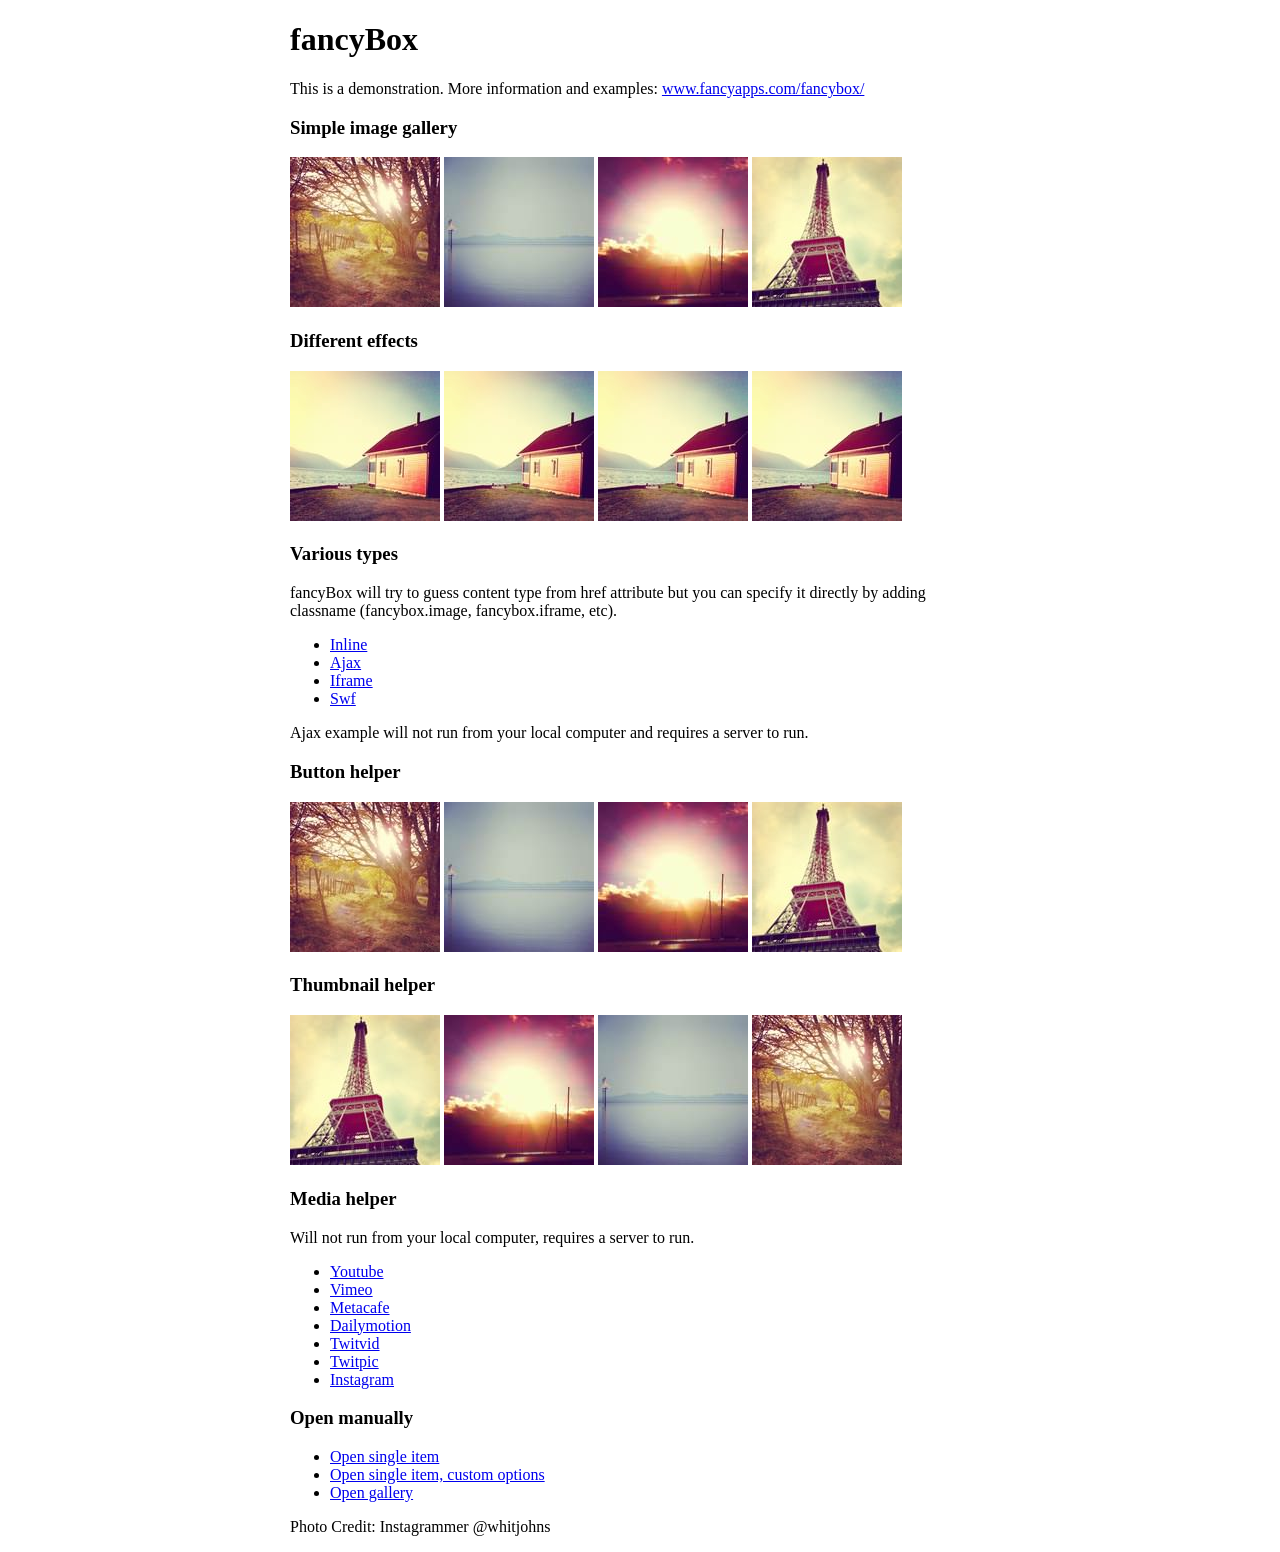
<file: static/fancybox/demo/index.html>
<!DOCTYPE html>
<html>
<head>
	<title>fancyBox - Fancy jQuery Lightbox Alternative | Demonstration</title>
	<meta http-equiv="Content-Type" content="text/html; charset=UTF-8" />

	<!-- Add jQuery library -->
	<script type="text/javascript" src="../lib/jquery-1.10.1.min.js"></script>

	<!-- Add mousewheel plugin (this is optional) -->
	<script type="text/javascript" src="../lib/jquery.mousewheel-3.0.6.pack.js"></script>

	<!-- Add fancyBox main JS and CSS files -->
	<script type="text/javascript" src="../source/jquery.fancybox.js?v=2.1.5"></script>
	<link rel="stylesheet" type="text/css" href="../source/jquery.fancybox.css?v=2.1.5" media="screen" />

	<!-- Add Button helper (this is optional) -->
	<link rel="stylesheet" type="text/css" href="../source/helpers/jquery.fancybox-buttons.css?v=1.0.5" />
	<script type="text/javascript" src="../source/helpers/jquery.fancybox-buttons.js?v=1.0.5"></script>

	<!-- Add Thumbnail helper (this is optional) -->
	<link rel="stylesheet" type="text/css" href="../source/helpers/jquery.fancybox-thumbs.css?v=1.0.7" />
	<script type="text/javascript" src="../source/helpers/jquery.fancybox-thumbs.js?v=1.0.7"></script>

	<!-- Add Media helper (this is optional) -->
	<script type="text/javascript" src="../source/helpers/jquery.fancybox-media.js?v=1.0.6"></script>

	<script type="text/javascript">
		$(document).ready(function() {
			/*
			 *  Simple image gallery. Uses default settings
			 */

			$('.fancybox').fancybox();

			/*
			 *  Different effects
			 */

			// Change title type, overlay closing speed
			$(".fancybox-effects-a").fancybox({
				helpers: {
					title : {
						type : 'outside'
					},
					overlay : {
						speedOut : 0
					}
				}
			});

			// Disable opening and closing animations, change title type
			$(".fancybox-effects-b").fancybox({
				openEffect  : 'none',
				closeEffect	: 'none',

				helpers : {
					title : {
						type : 'over'
					}
				}
			});

			// Set custom style, close if clicked, change title type and overlay color
			$(".fancybox-effects-c").fancybox({
				wrapCSS    : 'fancybox-custom',
				closeClick : true,

				openEffect : 'none',

				helpers : {
					title : {
						type : 'inside'
					},
					overlay : {
						css : {
							'background' : 'rgba(238,238,238,0.85)'
						}
					}
				}
			});

			// Remove padding, set opening and closing animations, close if clicked and disable overlay
			$(".fancybox-effects-d").fancybox({
				padding: 0,

				openEffect : 'elastic',
				openSpeed  : 150,

				closeEffect : 'elastic',
				closeSpeed  : 150,

				closeClick : true,

				helpers : {
					overlay : null
				}
			});

			/*
			 *  Button helper. Disable animations, hide close button, change title type and content
			 */

			$('.fancybox-buttons').fancybox({
				openEffect  : 'none',
				closeEffect : 'none',

				prevEffect : 'none',
				nextEffect : 'none',

				closeBtn  : false,

				helpers : {
					title : {
						type : 'inside'
					},
					buttons	: {}
				},

				afterLoad : function() {
					this.title = 'Image ' + (this.index + 1) + ' of ' + this.group.length + (this.title ? ' - ' + this.title : '');
				}
			});


			/*
			 *  Thumbnail helper. Disable animations, hide close button, arrows and slide to next gallery item if clicked
			 */

			$('.fancybox-thumbs').fancybox({
				prevEffect : 'none',
				nextEffect : 'none',

				closeBtn  : false,
				arrows    : false,
				nextClick : true,

				helpers : {
					thumbs : {
						width  : 50,
						height : 50
					}
				}
			});

			/*
			 *  Media helper. Group items, disable animations, hide arrows, enable media and button helpers.
			*/
			$('.fancybox-media')
				.attr('rel', 'media-gallery')
				.fancybox({
					openEffect : 'none',
					closeEffect : 'none',
					prevEffect : 'none',
					nextEffect : 'none',

					arrows : false,
					helpers : {
						media : {},
						buttons : {}
					}
				});

			/*
			 *  Open manually
			 */

			$("#fancybox-manual-a").click(function() {
				$.fancybox.open('1_b.jpg');
			});

			$("#fancybox-manual-b").click(function() {
				$.fancybox.open({
					href : 'iframe.html',
					type : 'iframe',
					padding : 5
				});
			});

			$("#fancybox-manual-c").click(function() {
				$.fancybox.open([
					{
						href : '1_b.jpg',
						title : 'My title'
					}, {
						href : '2_b.jpg',
						title : '2nd title'
					}, {
						href : '3_b.jpg'
					}
				], {
					helpers : {
						thumbs : {
							width: 75,
							height: 50
						}
					}
				});
			});


		});
	</script>
	<style type="text/css">
		.fancybox-custom .fancybox-skin {
			box-shadow: 0 0 50px #222;
		}

		body {
			max-width: 700px;
			margin: 0 auto;
		}
	</style>
</head>
<body>
	<h1>fancyBox</h1>

	<p>This is a demonstration. More information and examples: <a href="http://fancyapps.com/fancybox/">www.fancyapps.com/fancybox/</a></p>

	<h3>Simple image gallery</h3>
	<p>
		<a class="fancybox" href="1_b.jpg" data-fancybox-group="gallery" title="Lorem ipsum dolor sit amet"><img src="1_s.jpg" alt="" /></a>

		<a class="fancybox" href="2_b.jpg" data-fancybox-group="gallery" title="Etiam quis mi eu elit temp"><img src="2_s.jpg" alt="" /></a>

		<a class="fancybox" href="3_b.jpg" data-fancybox-group="gallery" title="Cras neque mi, semper leon"><img src="3_s.jpg" alt="" /></a>

		<a class="fancybox" href="4_b.jpg" data-fancybox-group="gallery" title="Sed vel sapien vel sem uno"><img src="4_s.jpg" alt="" /></a>
	</p>

	<h3>Different effects</h3>
	<p>
		<a class="fancybox-effects-a" href="5_b.jpg" title="Lorem ipsum dolor sit amet, consectetur adipiscing elit"><img src="5_s.jpg" alt="" /></a>

		<a class="fancybox-effects-b" href="5_b.jpg" title="Lorem ipsum dolor sit amet, consectetur adipiscing elit"><img src="5_s.jpg" alt="" /></a>

		<a class="fancybox-effects-c" href="5_b.jpg" title="Lorem ipsum dolor sit amet, consectetur adipiscing elit"><img src="5_s.jpg" alt="" /></a>

		<a class="fancybox-effects-d" href="5_b.jpg" title="Lorem ipsum dolor sit amet, consectetur adipiscing elit"><img src="5_s.jpg" alt="" /></a>
	</p>

	<h3>Various types</h3>
	<p>
		fancyBox will try to guess content type from href attribute but you can specify it directly by adding classname (fancybox.image, fancybox.iframe, etc).
	</p>
	<ul>
		<li><a class="fancybox" href="#inline1" title="Lorem ipsum dolor sit amet">Inline</a></li>
		<li><a class="fancybox fancybox.ajax" href="ajax.txt">Ajax</a></li>
		<li><a class="fancybox fancybox.iframe" href="iframe.html">Iframe</a></li>
		<li><a class="fancybox" href="http://www.adobe.com/jp/events/cs3_web_edition_tour/swfs/perform.swf">Swf</a></li>
	</ul>

	<div id="inline1" style="width:400px;display: none;">
		<h3>Etiam quis mi eu elit</h3>
		<p>
			Lorem ipsum dolor sit amet, consectetur adipiscing elit. Etiam quis mi eu elit tempor facilisis id et neque. Nulla sit amet sem sapien. Vestibulum imperdiet porta ante ac ornare. Nulla et lorem eu nibh adipiscing ultricies nec at lacus. Cras laoreet ultricies sem, at blandit mi eleifend aliquam. Nunc enim ipsum, vehicula non pretium varius, cursus ac tortor. Vivamus fringilla congue laoreet. Quisque ultrices sodales orci, quis rhoncus justo auctor in. Phasellus dui eros, bibendum eu feugiat ornare, faucibus eu mi. Nunc aliquet tempus sem, id aliquam diam varius ac. Maecenas nisl nunc, molestie vitae eleifend vel, iaculis sed magna. Aenean tempus lacus vitae orci posuere porttitor eget non felis. Donec lectus elit, aliquam nec eleifend sit amet, vestibulum sed nunc.
		</p>
	</div>

	<p>
		Ajax example will not run from your local computer and requires a server to run.
	</p>

	<h3>Button helper</h3>
	<p>
		<a class="fancybox-buttons" data-fancybox-group="button" href="1_b.jpg"><img src="1_s.jpg" alt="" /></a>

		<a class="fancybox-buttons" data-fancybox-group="button" href="2_b.jpg"><img src="2_s.jpg" alt="" /></a>

		<a class="fancybox-buttons" data-fancybox-group="button" href="3_b.jpg"><img src="3_s.jpg" alt="" /></a>

		<a class="fancybox-buttons" data-fancybox-group="button" href="4_b.jpg"><img src="4_s.jpg" alt="" /></a>
	</p>

	<h3>Thumbnail helper</h3>
	<p>
		<a class="fancybox-thumbs" data-fancybox-group="thumb" href="4_b.jpg"><img src="4_s.jpg" alt="" /></a>

		<a class="fancybox-thumbs" data-fancybox-group="thumb" href="3_b.jpg"><img src="3_s.jpg" alt="" /></a>

		<a class="fancybox-thumbs" data-fancybox-group="thumb" href="2_b.jpg"><img src="2_s.jpg" alt="" /></a>

		<a class="fancybox-thumbs" data-fancybox-group="thumb" href="1_b.jpg"><img src="1_s.jpg" alt="" /></a>
	</p>

	<h3>Media helper</h3>
	<p>
		Will not run from your local computer, requires a server to run.
	</p>

	<ul>
		<li><a class="fancybox-media" href="http://www.youtube.com/watch?v=opj24KnzrWo">Youtube</a></li>
		<li><a class="fancybox-media" href="http://vimeo.com/47480346">Vimeo</a></li>
		<li><a class="fancybox-media" href="http://www.metacafe.com/watch/7635964/">Metacafe</a></li>
		<li><a class="fancybox-media" href="http://www.dailymotion.com/video/xoeylt_electric-guest-this-head-i-hold_music">Dailymotion</a></li>
		<li><a class="fancybox-media" href="http://twitvid.com/QY7MD">Twitvid</a></li>
		<li><a class="fancybox-media" href="http://twitpic.com/7p93st">Twitpic</a></li>
		<li><a class="fancybox-media" href="http://instagr.am/p/IejkuUGxQn">Instagram</a></li>
	</ul>

	<h3>Open manually</h3>
	<ul>
		<li><a id="fancybox-manual-a" href="javascript:;">Open single item</a></li>
		<li><a id="fancybox-manual-b" href="javascript:;">Open single item, custom options</a></li>
		<li><a id="fancybox-manual-c" href="javascript:;">Open gallery</a></li>
	</ul>

	<p>
		Photo Credit: Instagrammer @whitjohns
	</p>
</body>
</html>
</file>
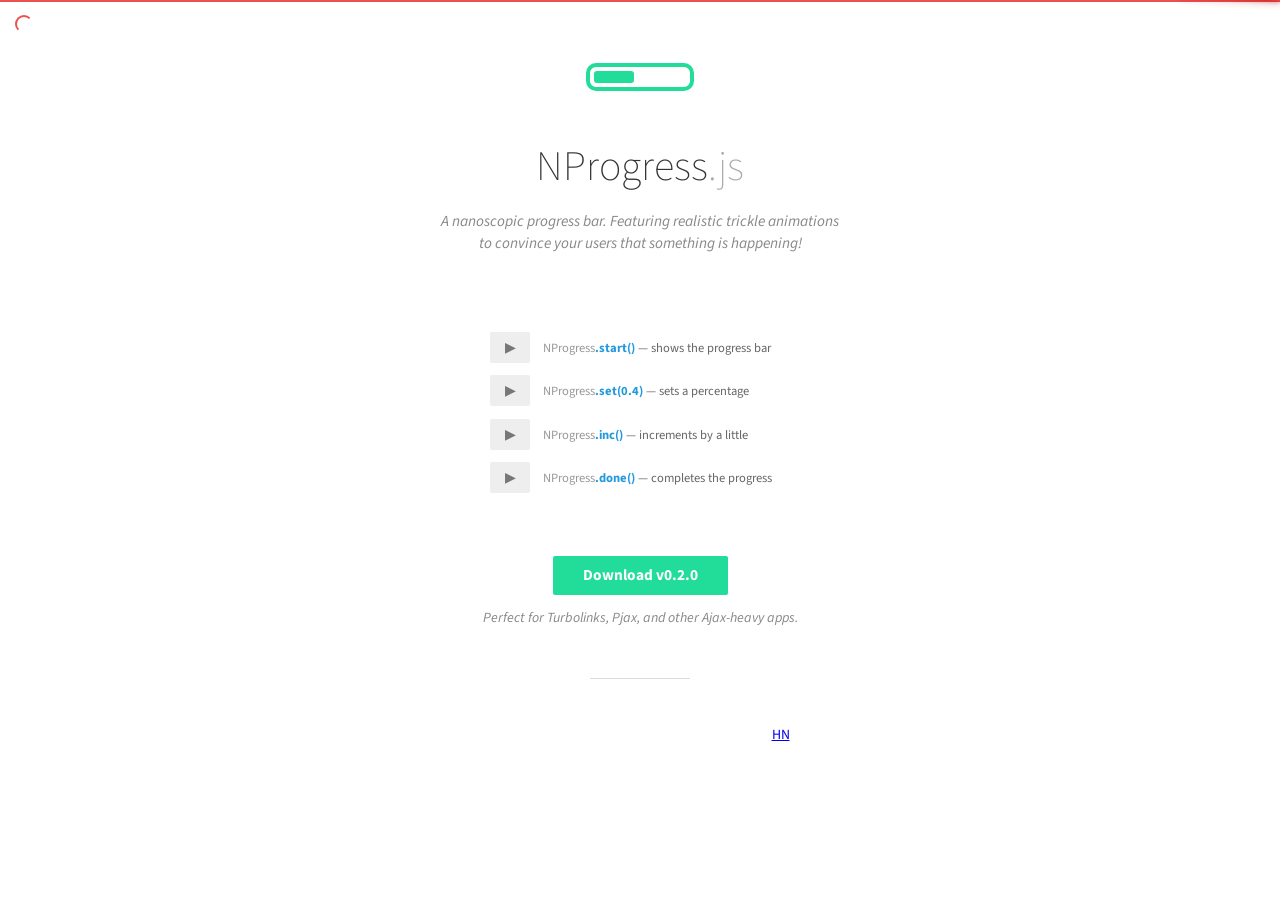
<file: static/js/nprogress-master/index.html>
<!DOCTYPE html>
<html lang='en'>
<head>
  <meta charset='utf-8'>
  <title>NProgress: slim progress bars in JavaScript</title>
  <link href='support/style.css' rel='stylesheet' />
  <link href='nprogress.css' rel='stylesheet' />

  <meta name="viewport" content="width=device-width">
  <link href='https://fonts.googleapis.com/css?family=Source+Sans+Pro:200,400,700,400italic' rel='stylesheet' type='text/css'>
  
  <script src="https://code.jquery.com/jquery-1.11.2.min.js"></script>
  <script src='nprogress.js'></script>

  <script>if(location.hostname.match(/ricostacruz\.com$/)){var _gaq=_gaq||[];_gaq.push(["_setAccount","UA-20473929-1"]),_gaq.push(["_trackPageview"]),function(){var a=document.createElement("script");a.type="text/javascript",a.async=!0,a.src=("https:"==document.location.protocol?"https://ssl":"http://www")+".google-analytics.com/ga.js";var b=document.getElementsByTagName("script")[0];b.parentNode.insertBefore(a,b)}()}</script>
</head>

<body style='display: none'>
  <header class='page-header'>
    <span class='nprogress-logo fade out'></span>
    <h1>NProgress<i>.js</i></h1>
    <p class='fade out brief big'>A nanoscopic progress bar. Featuring realistic
    trickle animations to convince your users that something is happening!</p>
  </header>

  <div class='contents fade out'>
    <div class='controls'>
      <p>
        <button class='button play' id='b-0'></button>
        <i>NProgress</i><b>.start()</b>
        &mdash;
        shows the progress bar
      </p>
      <p>
        <button class='button play' id='b-40'></button>
        <i>NProgress</i><b>.set(0.4)</b>
        &mdash;
        sets a percentage
      </p>
      <p>
        <button class='button play' id='b-inc'></button>
        <i>NProgress</i><b>.inc()</b>
        &mdash;
        increments by a little
      </p>
      <p>
        <button class='button play' id='b-100'></button>
        <i>NProgress</i><b>.done()</b>
        &mdash;
        completes the progress
      </p>
    </div>
    <div class='actions'>
      <a href='https://github.com/rstacruz/nprogress' class='button primary big'>
        Download
        v<span class='version'></span>
      </a>
      <p class='brief'>Perfect for Turbolinks, Pjax, and other Ajax-heavy apps.</p>
    </div>
    <div class='hr-rule'></div>
    <div class='share-buttons'>
      <iframe src="http://ghbtns.com/github-btn.html?user=rstacruz&repo=nprogress&type=watch&count=true"
          allowtransparency="true" frameborder="0" scrolling="0" width="100" height="20"></iframe>
      <iframe src="http://ghbtns.com/github-btn.html?user=rstacruz&type=follow&count=true"
          allowtransparency="true" frameborder="0" scrolling="0" width="175" height="20"></iframe>
      <a href="https://news.ycombinator.com/submit" class="hn-button" data-title="NProgress" data-url="http://ricostacruz.com/nprogress/" data-count="horizontal" data-style="twitter">HN</a>
    </div>
  </div>

  <script>
    $('body').show();
    $('.version').text(NProgress.version);
    NProgress.start();
    setTimeout(function() { NProgress.done(); $('.fade').removeClass('out'); }, 1000);

    $("#b-0").click(function() { NProgress.start(); });
    $("#b-40").click(function() { NProgress.set(0.4); });
    $("#b-inc").click(function() { NProgress.inc(); });
    $("#b-100").click(function() { NProgress.done(); });
  </script>

  <script>var HN=[];HN.factory=function(e){return function(){HN.push([e].concat(Array.prototype.slice.call(arguments,0)))};},HN.on=HN.factory("on"),HN.once=HN.factory("once"),HN.off=HN.factory("off"),HN.emit=HN.factory("emit"),HN.load=function(){var e="hn-button.js";if(document.getElementById(e))return;var t=document.createElement("script");t.id=e,t.src="//hn-button.herokuapp.com/hn-button.js";var n=document.getElementsByTagName("script")[0];n.parentNode.insertBefore(t,n)},HN.load();</script>
</body>
</html>
</file>
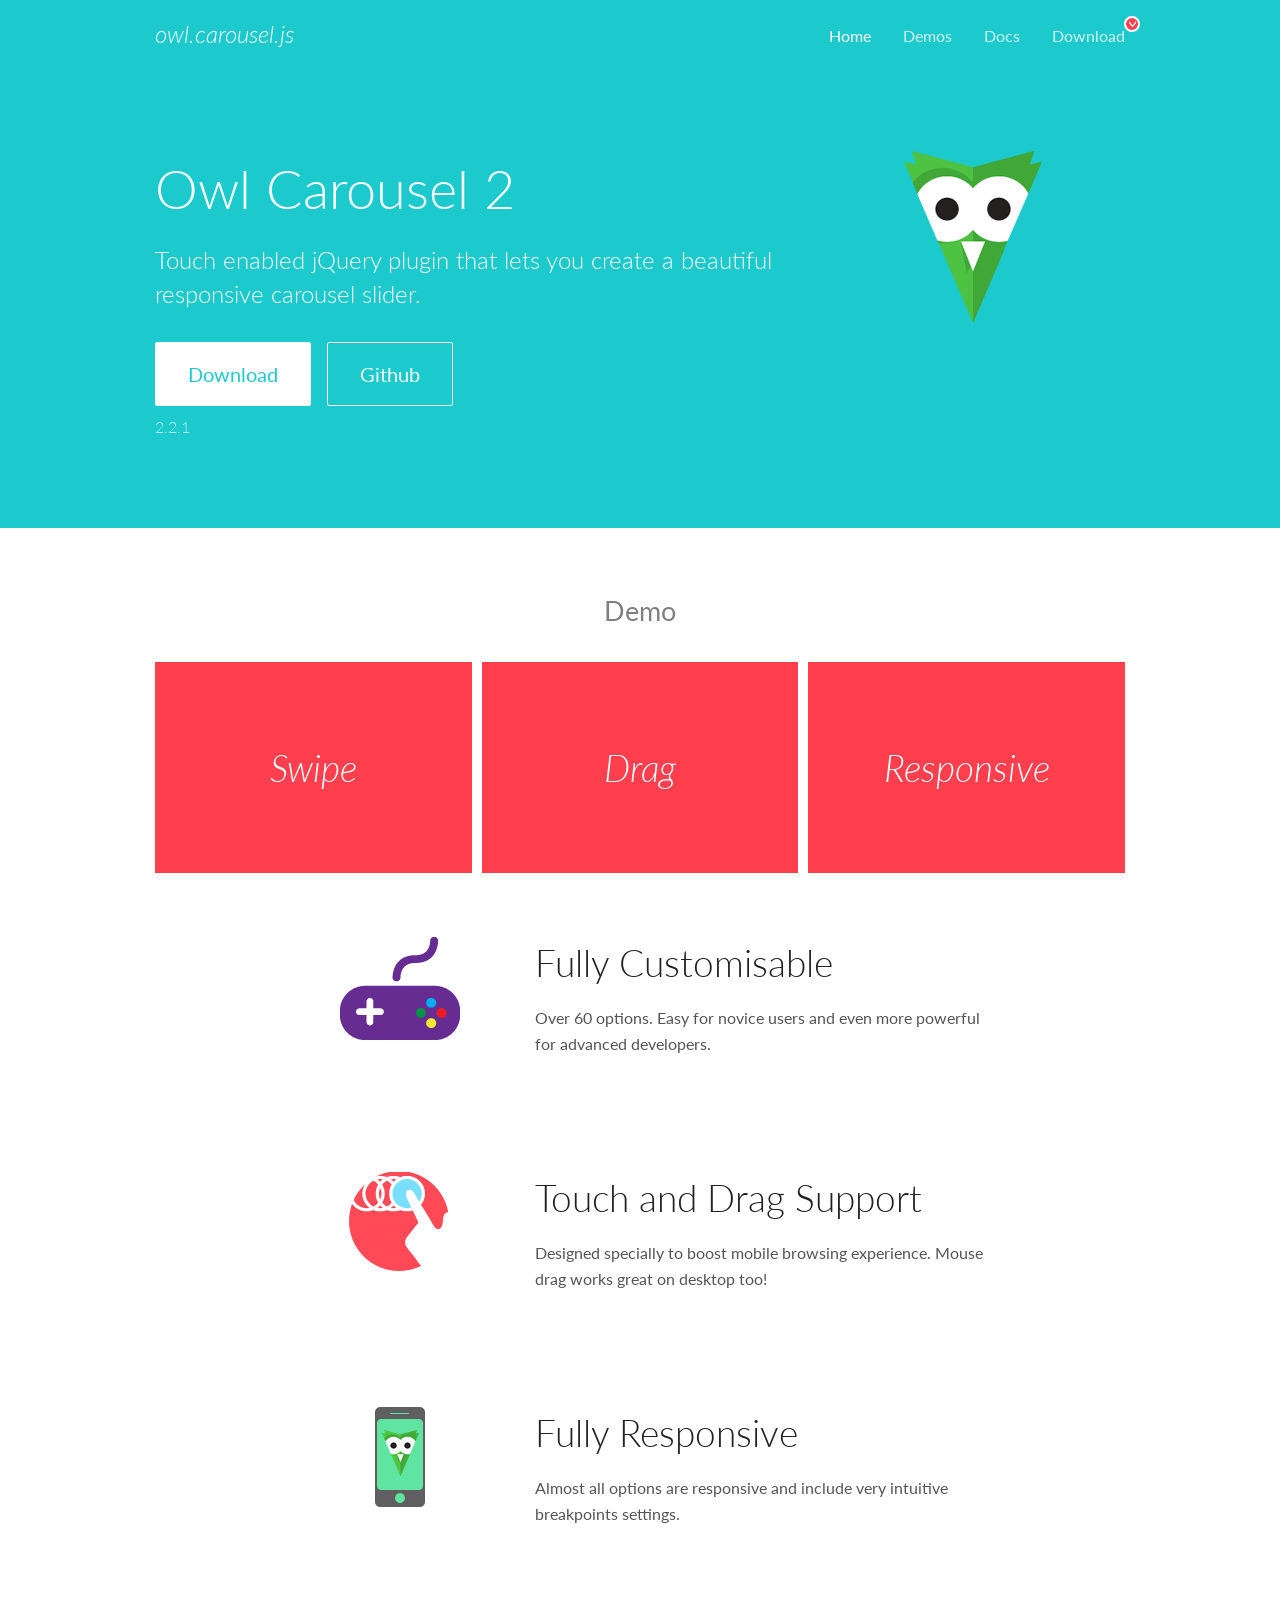
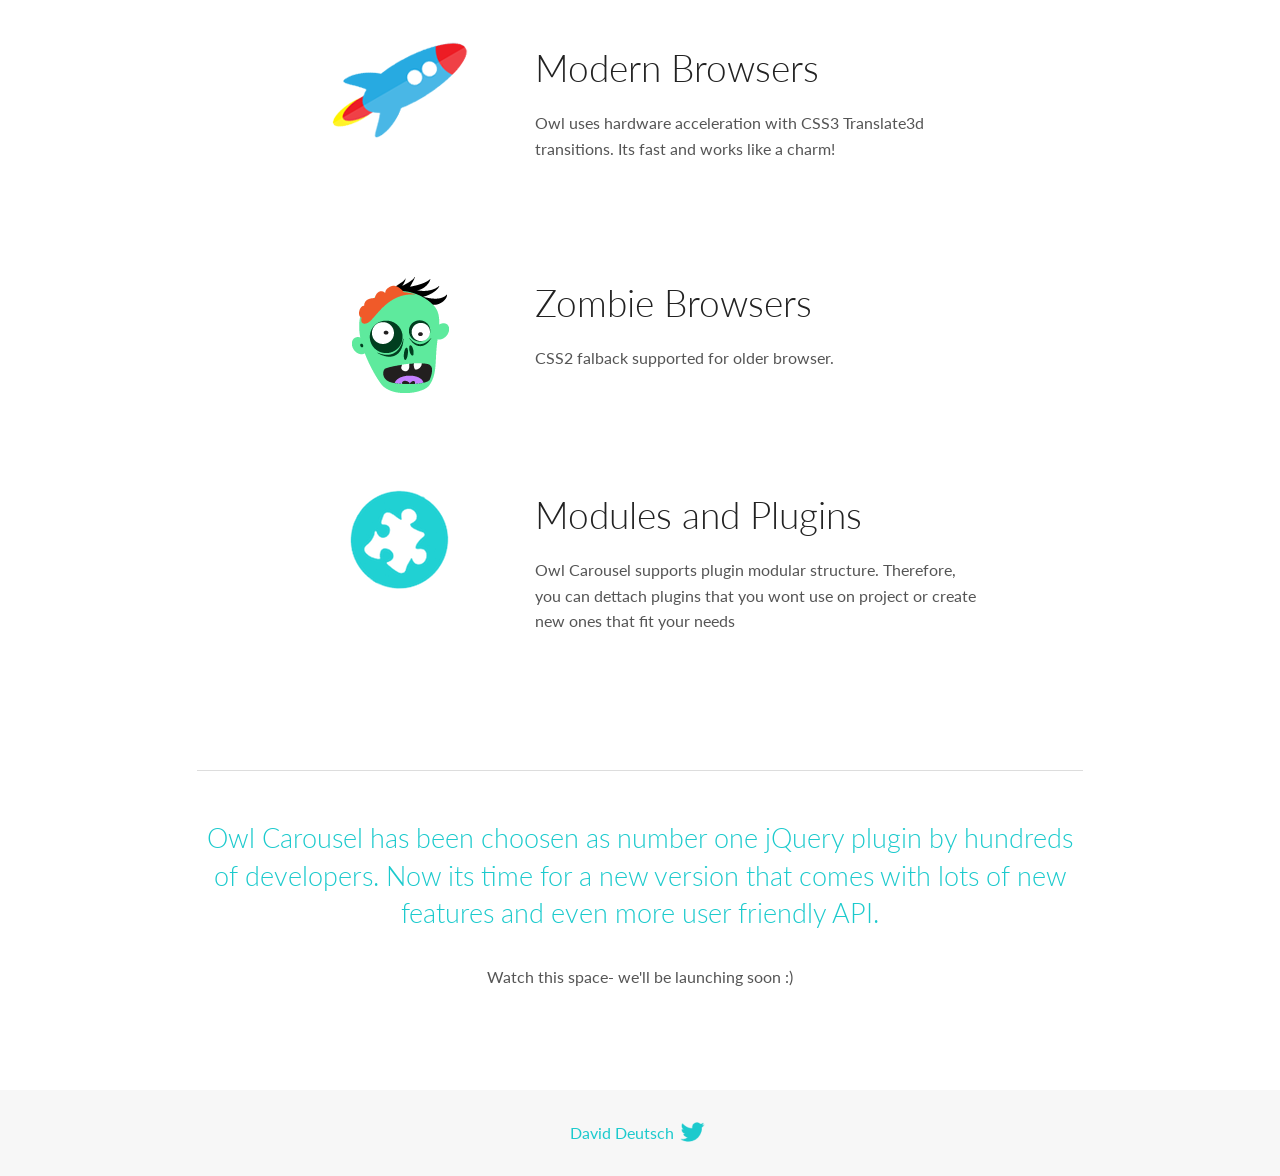
<file: static/js/OwlCarousel2-2.2.1/docs/index.html>
<!DOCTYPE html>
<html lang="en">
  <head>

    <!-- head -->
    <meta charset="utf-8">
    <meta name="msapplication-tap-highlight" content="no" />
    <meta name="viewport" content="width=device-width, initial-scale=1.0" />
    <meta name="description" content="Touch enabled jQuery plugin that lets you create beautiful responsive carousel slider.">
    <meta name="author" content="David Deutsch">
    <title>
      Home | Owl Carousel | 2.2.1
    </title>

    <!-- Stylesheets -->
    <link href='https://fonts.googleapis.com/css?family=Lato:300,400,700,400italic,300italic' rel='stylesheet' type='text/css'>
    <link rel="stylesheet" href="assets/css/docs.theme.min.css">

    <!-- Owl Stylesheets -->
    <link rel="stylesheet" href="assets/owlcarousel/assets/owl.carousel.min.css">
    <link rel="stylesheet" href="assets/owlcarousel/assets/owl.theme.default.min.css">

    <!-- HTML5 shim and Respond.js IE8 support of HTML5 elements and media queries -->

    <!--[if lt IE 9]>
      <script src="https://oss.maxcdn.com/libs/html5shiv/3.7.0/html5shiv.js"></script>
      <script src="https://oss.maxcdn.com/libs/respond.js/1.3.0/respond.min.js"></script>
    <![endif]-->

    <!-- Favicons -->
    <link rel="apple-touch-icon-precomposed" sizes="144x144" href="assets/ico/apple-touch-icon-144-precomposed.png">
    <link rel="shortcut icon" href="assets/ico/favicon.png">
    <link rel="shortcut icon" href="favicon.ico">

    <!-- Yeah i know js should not be in header. Its required for demos.-->

    <!-- javascript -->
    <script src="assets/vendors/jquery.min.js"></script>
    <script src="assets/owlcarousel/owl.carousel.js"></script>
  </head>
  <body>

    <!-- header -->
    <header class="header">
      <div class="row">
        <div class="large-12 columns">
          <div class="brand left">
            <h3>
              <a href="/OwlCarousel2/">owl.carousel.js</a> 
            </h3>
          </div>
          <a id="toggle-nav" class="right">
            <span></span> <span></span> <span></span> 
          </a> 
          <div class="nav-bar">
            <ul class="clearfix">
              <li class="active">
                <a href="/OwlCarousel2/index.html">Home</a> 
              </li>
              <li> <a href="/OwlCarousel2/demos/demos.html">Demos</a>  </li>
              <li> <a href="/OwlCarousel2/docs/started-welcome.html">Docs</a>  </li>
              <li>
                <a href="https://github.com/OwlCarousel2/OwlCarousel2/archive/2.2.1.zip">Download</a> 
                <span class="download"></span> 
              </li>
            </ul>
          </div>
        </div>
      </div>
    </header>

    <!-- home panel -->
    <section id="hero">
      <div class="row">
        <div class="large-8 medium-8 columns">
          <h1>Owl Carousel 2</h1>
          <h4>Touch enabled jQuery plugin that lets you create a beautiful responsive carousel slider.</h4>
          <a href="https://github.com/OwlCarousel2/OwlCarousel2/archive/2.2.1.zip" class="hero-button">Download</a> 
          <a href="https://github.com/OwlCarousel2/OwlCarousel2" class="hero-button outline">Github</a> 
          <p>2.2.1</p>
        </div>
        <div class="large-4 medium-4 columns">
          <img class="owl-logo" src="assets/img/owl-logo.png" alt="mr. Owl">
        </div>
      </div>
    </section>

    <!-- body -->
    <div class="home-demo">
      <div class="row">
        <div class="large-12 columns">
          <h3>Demo</h3>
          <div class="owl-carousel">
            <div class="item">
              <h2>Swipe</h2>
            </div>
            <div class="item">
              <h2>Drag</h2>
            </div>
            <div class="item">
              <h2>Responsive</h2>
            </div>
            <div class="item">
              <h2>CSS3</h2>
            </div>
            <div class="item">
              <h2>Fast</h2>
            </div>
            <div class="item">
              <h2>Easy</h2>
            </div>
            <div class="item">
              <h2>Free</h2>
            </div>
            <div class="item">
              <h2>Upgradable</h2>
            </div>
            <div class="item">
              <h2>Tons of options</h2>
            </div>
            <div class="item">
              <h2>Infinity</h2>
            </div>
            <div class="item">
              <h2>Auto Width</h2>
            </div>
          </div>
        </div>
      </div>
    </div>
    <script>
      var owl = $('.owl-carousel');
      owl.owlCarousel({
        margin: 10,
        loop: true,
        responsive: {
          0: {
            items: 1
          },
          600: {
            items: 2
          },
          1000: {
            items: 3
          }
        }
      })
    </script>

    <!-- features -->
    <div id="features">
      <div class="row">
        <div class="small-12 medium-9 small-centered columns">
          <section class="row feature">
            <div class="medium-4 small-12 columns">
              <img src="assets/img/feature-options.png" alt="">
            </div>
            <div class="medium-8 small-12 columns">
              <h2>Fully Customisable</h2>
              <p>Over 60 options. Easy for novice users and even more powerful for advanced developers.</p>
            </div>
          </section>
          <section class="row feature">
            <div class="medium-4 small-12 columns">
              <img src="assets/img/feature-drag.png" alt="">
            </div>
            <div class="medium-8 small-12 columns">
              <h2>Touch and Drag Support</h2>
              <p>Designed specially to boost mobile browsing experience. Mouse drag works great on desktop too!</p>
            </div>
          </section>
          <section class="row feature">
            <div class="medium-4 small-12 columns">
              <img src="assets/img/feature-responsive.png" alt="">
            </div>
            <div class="medium-8 small-12 columns">
              <h2>Fully Responsive</h2>
              <p>Almost all options are responsive and include very intuitive breakpoints settings.</p>
            </div>
          </section>
          <section class="row feature">
            <div class="medium-4 small-12 columns">
              <img src="assets/img/feature-modern.png" alt="">
            </div>
            <div class="medium-8 small-12 columns">
              <h2>Modern Browsers</h2>
              <p>Owl uses hardware acceleration with CSS3 Translate3d transitions. Its fast and works like a charm! </p>
            </div>
          </section>
          <section class="row feature">
            <div class="medium-4 small-12 columns">
              <img src="assets/img/feature-zombie.png" alt="">
            </div>
            <div class="medium-8 small-12 columns">
              <h2>Zombie Browsers</h2>
              <p>CSS2 falback supported for older browser.</p>
            </div>
          </section>
          <section class="row feature">
            <div class="medium-4 small-12 columns">
              <img src="assets/img/feature-module.png" alt="">
            </div>
            <div class="medium-8 small-12 columns">
              <h2>Modules and Plugins</h2>
              <p>Owl Carousel supports plugin modular structure. Therefore, you can dettach plugins that you wont use on project or create new ones that fit your needs</p>
            </div>
          </section>
        </div>
      </div>
    </div>

    <!-- footer -->
    <section id="teaser-text">
      <div class="row">
        <div class="small-12 medium-11 small-centered columns">
          <hr>
          <h3 id="owl-carousel-has-been-choosen-as-number-one-jquery-plugin-by-hundreds-of-developers-now-its-time-for-a-new-version-that-comes-with-lots-of-new-features-and-even-more-user-friendly-api-">Owl Carousel has been choosen as number one jQuery plugin by hundreds of developers. Now its time for a new version that comes with lots of new features and even more user friendly API.</h3>
          <p>Watch this space- we&#39;ll be launching soon :)</p>
        </div>
      </div>
    </section>

    <!-- footer -->
    <footer class="footer">
      <div class="row">
        <div class="large-12 columns">
          <h5>
            <a href="/OwlCarousel2/docs/support-contact.html">David Deutsch</a> 
            <a id="custom-tweet-button" href="https://twitter.com/share?url=https://github.com/OwlCarousel2/OwlCarousel2&text=Owl Carousel - This is so awesome! " target="_blank"></a> 
          </h5>
        </div>
      </div>
    </footer>

    <!-- vendors -->
    <script src="assets/vendors/highlight.js"></script>
    <script src="assets/js/app.js"></script>
  </body>
</html>
</file>
<file: static/js/nprogress-master/support/style.css>
i, b {
  font-style: normal;
  font-weight: 400;
}

body, html {
  padding: 0;
  margin: 0;
}

body {
  background: white;
}

body, td, input, textarea {
  font-family: source sans pro, sans-serif;
  font-size: 14px;
  line-height: 1.5;
  color: #222;
}

button {
  cursor: pointer;
}

* {
  text-rendering: optimizeLegibility;
  -webkit-font-smoothing: antialiased;
}

.nprogress-logo {
  display: inline-block;

  width: 100px;
  height: 20px;
  border: solid 4px #2d9;
  border-radius: 10px;

  position: relative;
}
.nprogress-logo:after {
  content: '';
  display: block;

  position: absolute;
  top: 4px;
  left: 4px;
  bottom: 4px;
  width: 40%;

  background: #2d9;
  border-radius: 3px;
}

.fade {
  transition: all 300ms linear 700ms;
  -webkit-transform: translate3d(0,0,0);
  -moz-transform: translate3d(0,0,0);
  -ms-transform: translate3d(0,0,0);
  -o-transform: translate3d(0,0,0);
  transform: translate3d(0,0,0);
  opacity: 1;
}

.fade.out {
  opacity: 0;
}

button {
  margin: 0;
  padding: 0;
  border: 0;
  outline: 0;
}

.button {
  display: inline-block;
  text-decoration: none;

  background: #eee;
  color: #777;
  border-radius: 2px;

  padding: 8px 10px;
  font-weight: 700;
  text-align: left;
}

.button.play:before {
  content: '\25b6';
}

.button:hover {
  background: #2d9;
  color: #fff;
}

.button.primary {
  background: #2d9;
  color: #fff;
}
.button.primary:hover {
  background: #1c8;
}

.button:active {
  background: #2d9;
  box-shadow: inset 0 0 4px rgba(0, 0, 0, 0.6);
}

.controls {
  text-align: left;
  margin: 0 auto;
  max-width: 300px;
  color: #666;
}

.controls .button {
  width: 40px;
  margin-right: 10px;
  text-align: center;
}

.controls i {
  color: #999;
}

.controls b {
  color: #29d;
  font-weight: 700;
}

.controls {
  font-size: 0.9em;
}

.page-header {
  text-align: center;
  max-width: 400px;
  padding: 3em 20px;
  margin: 0 auto;
}

.page-header h1 {
  font-size: 2.0em;
  text-align: center;
  font-weight: 200;
  line-height: 1.3;
  color: #333;
  margin: 0;
}

p.brief {
  line-height: 1.4;
  font-style: italic;
  color: #888;
}

p.brief.big {
  font-size: 1.1em;
}

@media (min-width: 480px) {
  .page-header h1 {
    margin-top: 1em;
    margin-bottom: 0.4em;
  }
}

.page-header h1 i {
  color: #aaa;
  font-style: normal;
  font-weight: 200;
}

@media (min-width: 480px) {
  .page-header h1 {
    font-size: 3em; }
  .page-header {
    padding: 4.5em 20px 3.5em 20px;
  }
}

/* --- */

.actions {
  text-align: center;
  margin: 2em 0;
}

@media (min-width: 480px) {
  .actions {
    margin: 4.5em 0 3.5em 0;
  }
}

.big.button {
  padding-left: 30px;
  padding-right: 30px;
  font-size: 1.1em;
}


/* ---- */

div.hr-rule {
  height: 1px;
  width: 100px;
  margin: 40px auto;
  background: #ddd;
}
.share-buttons {
  margin: 0 auto;
  text-align: center;
}
</file>
<file: static/js/nprogress-master/nprogress.css>
/* Make clicks pass-through */
#nprogress {
  pointer-events: none;
}

#nprogress .bar {
  background: rgb(234, 81, 81);

  position: fixed;
  z-index: 7000;
  top: 0;
  left: 0;

  width: 100%;
  height: 2px;
}

/* Fancy blur effect */
#nprogress .peg {
  display: block;
  position: absolute;
  right: 0px;
  width: 100px;
  height: 100%;
  box-shadow: 0 0 10px rgb(182, 10, 10), 0 0 5px rgb(182, 10, 10);
  opacity: 1.0;

  -webkit-transform: rotate(3deg) translate(0px, -4px);
      -ms-transform: rotate(3deg) translate(0px, -4px);
          transform: rotate(3deg) translate(0px, -4px);
}

/* Remove these to get rid of the spinner */
#nprogress .spinner {
  display: block;
  position: fixed;
  z-index: 7000;
  top: 15px;
  left: 15px;
}

#nprogress .spinner-icon {
  width: 18px;
  height: 18px;
  box-sizing: border-box;

  border: solid 2px transparent;
  border-top-color: rgb(234, 81, 81);
  border-left-color: rgb(234, 81, 81);
  border-radius: 50%;

  -webkit-animation: nprogress-spinner 400ms linear infinite;
          animation: nprogress-spinner 400ms linear infinite;
}

.nprogress-custom-parent {
  overflow: hidden;
  position: relative;
}

.nprogress-custom-parent #nprogress .spinner,
.nprogress-custom-parent #nprogress .bar {
  position: absolute;
}

@-webkit-keyframes nprogress-spinner {
  0%   { -webkit-transform: rotate(0deg); }
  100% { -webkit-transform: rotate(360deg); }
}
@keyframes nprogress-spinner {
  0%   { transform: rotate(0deg); }
  100% { transform: rotate(360deg); }
}
</file>
